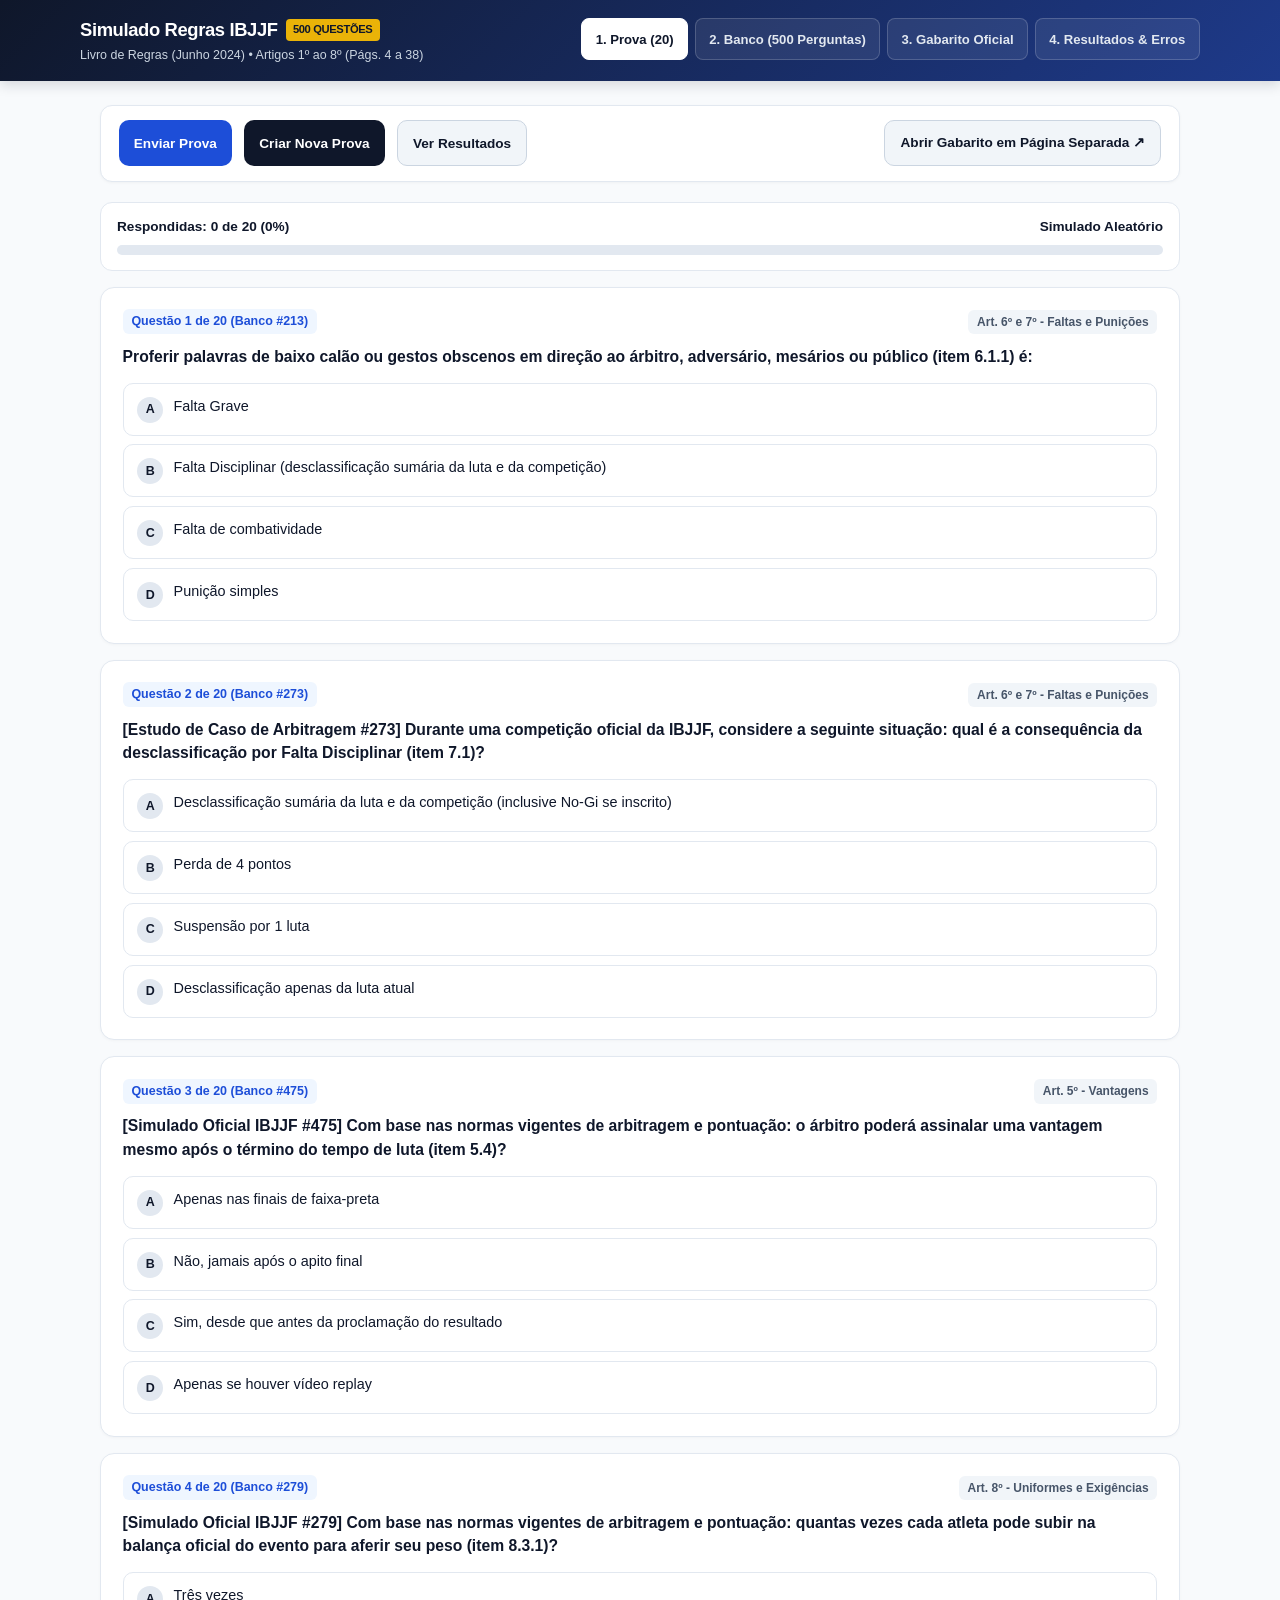
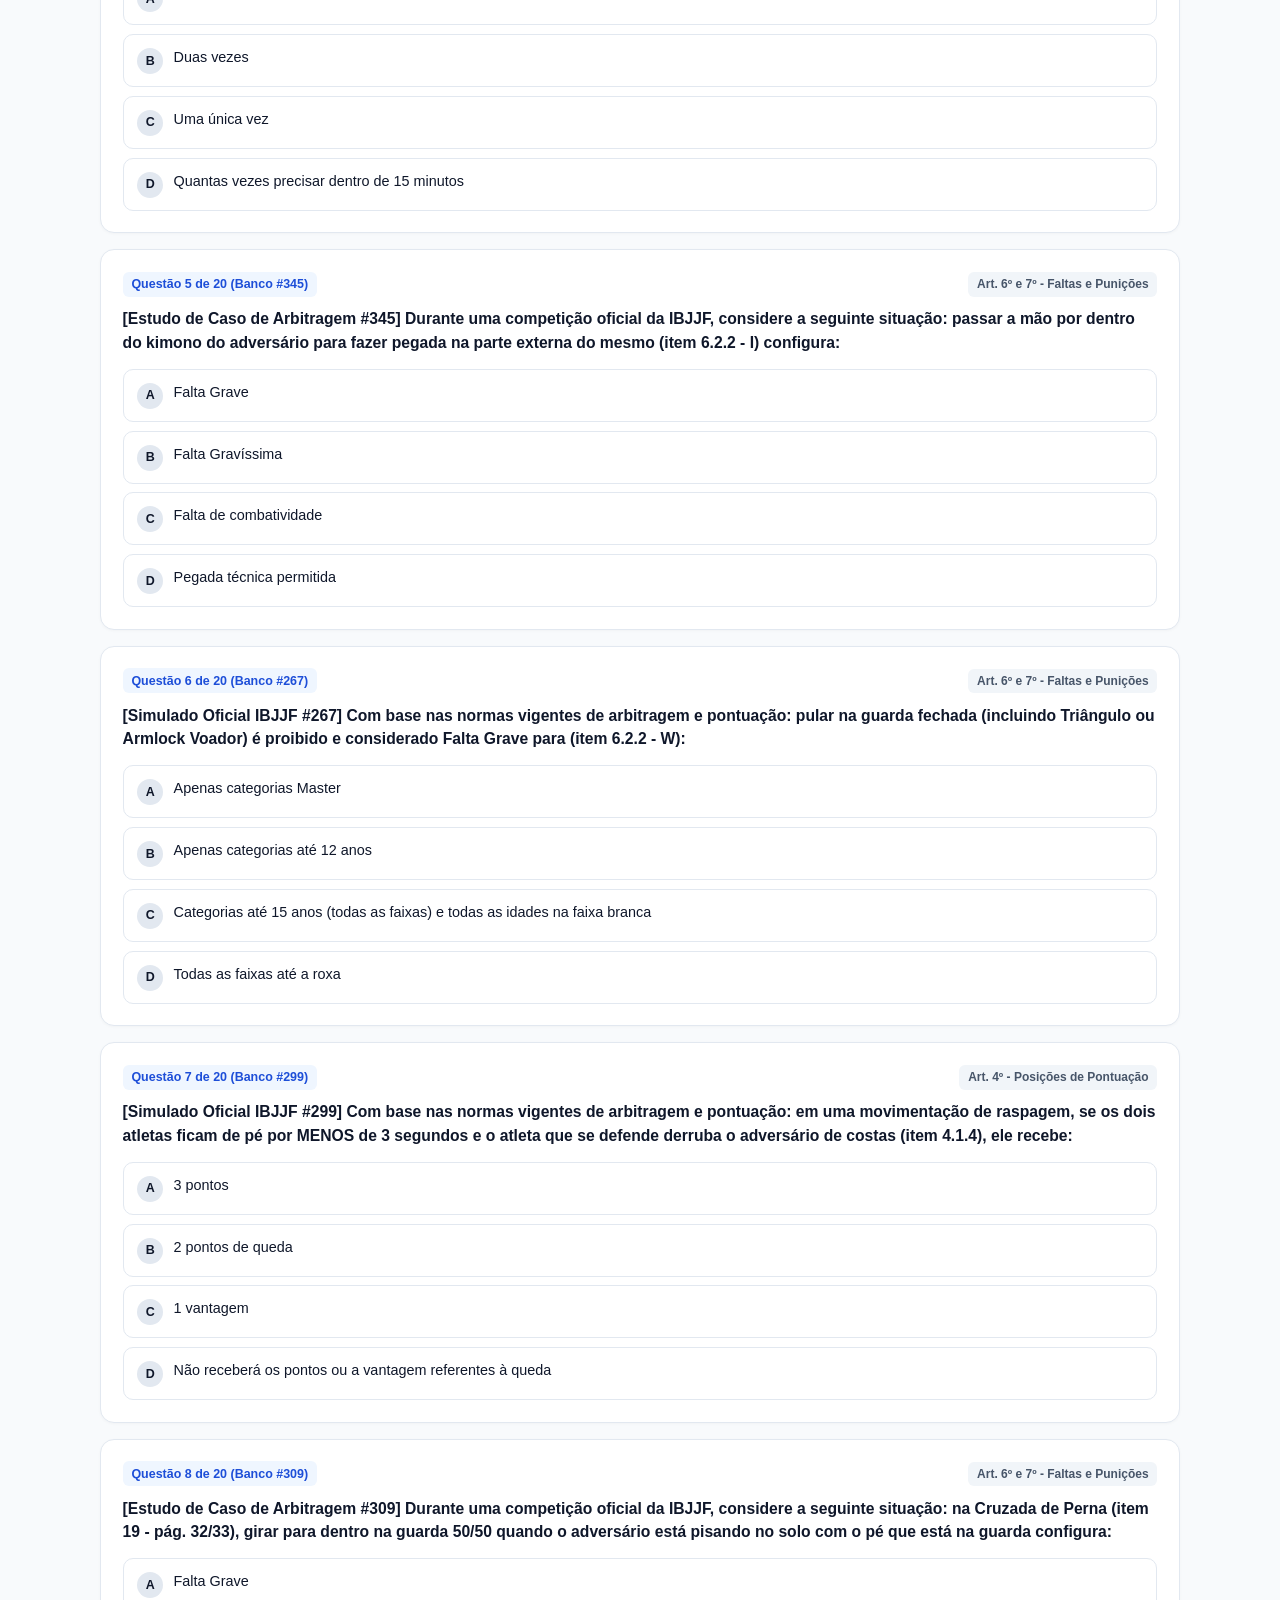
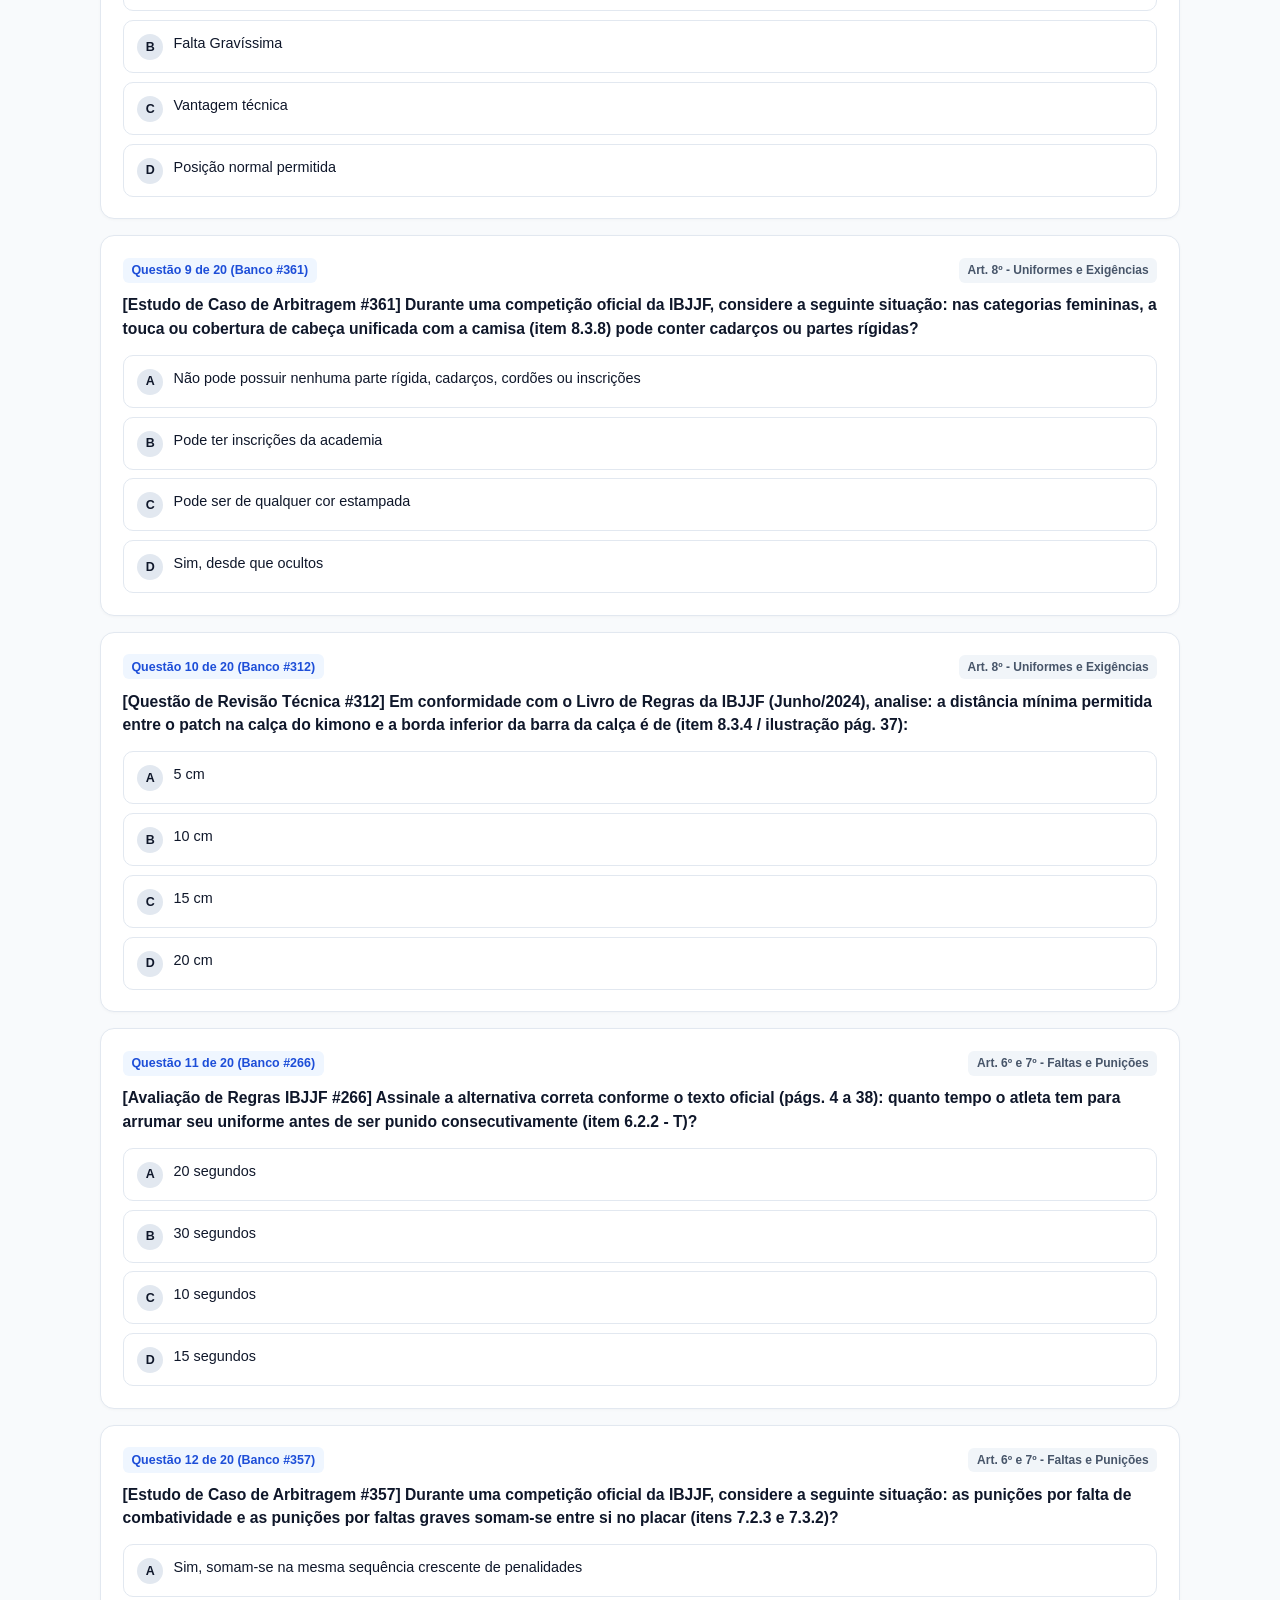
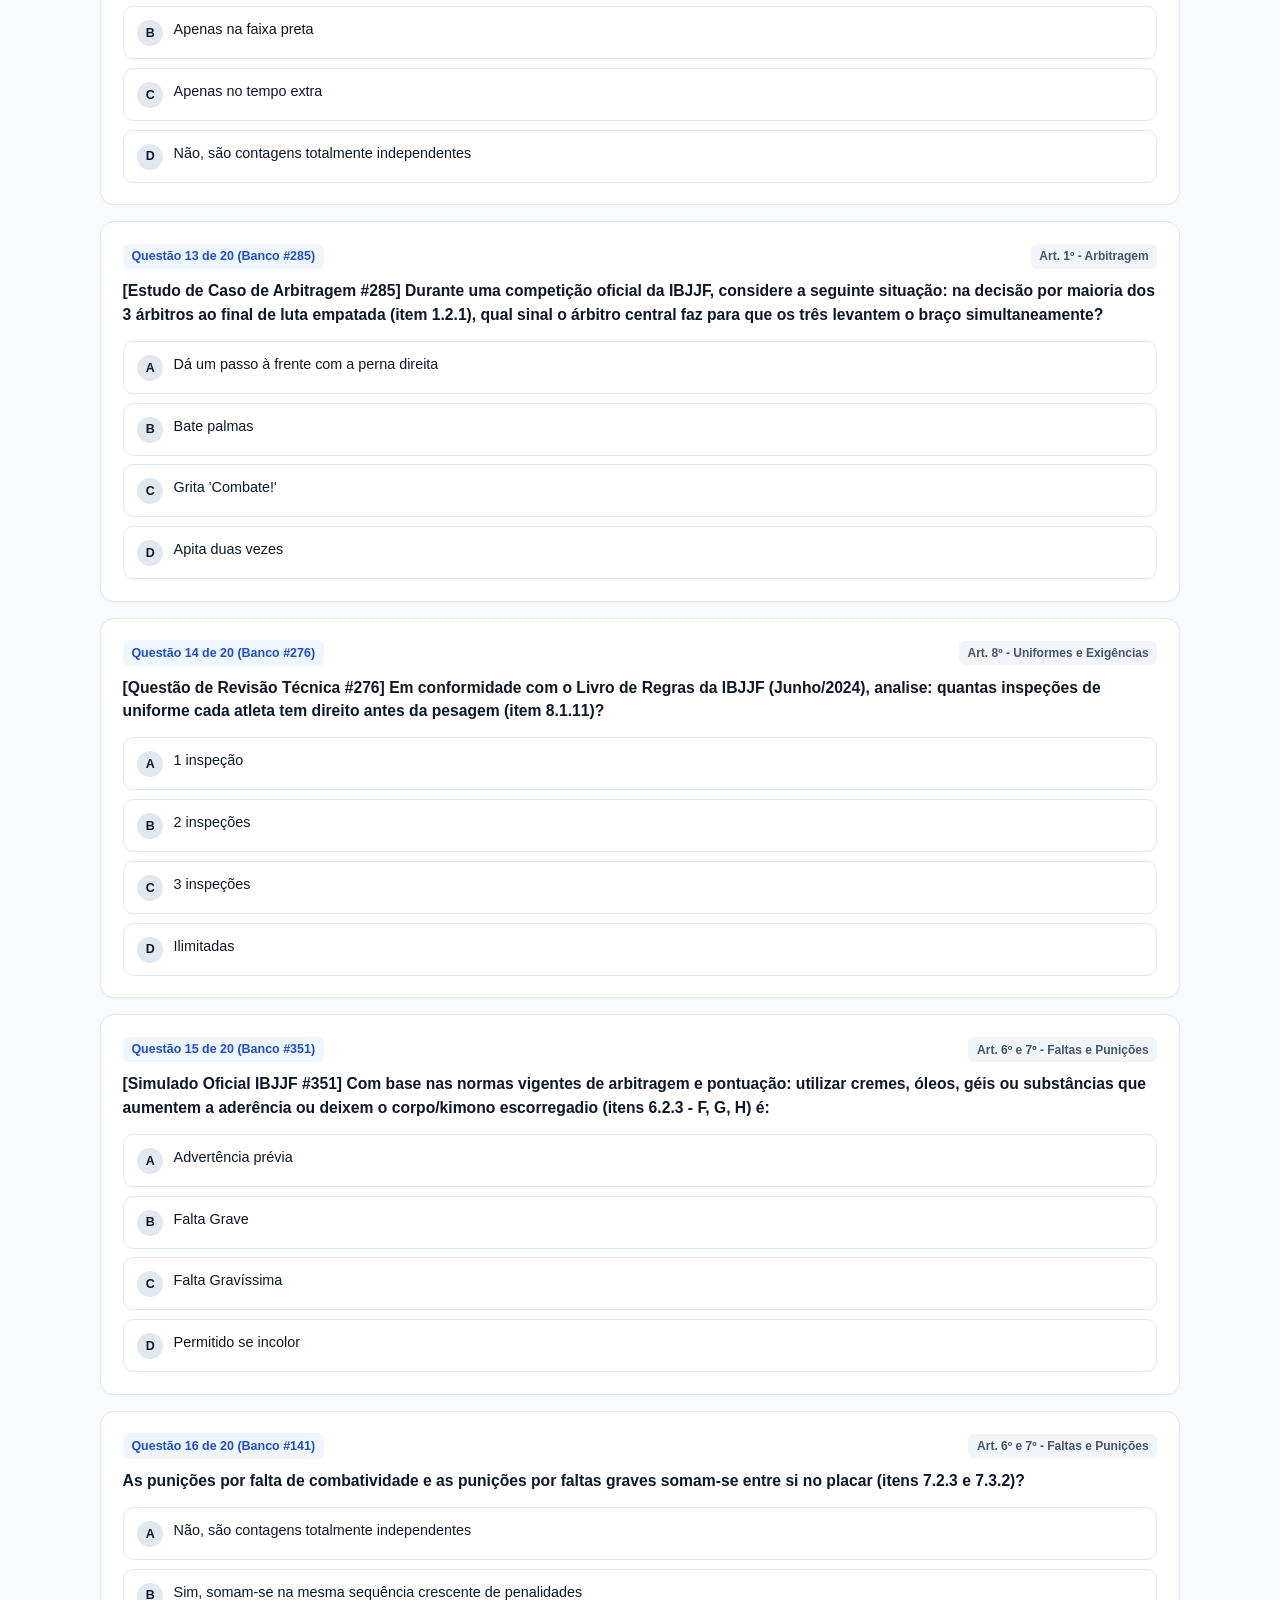
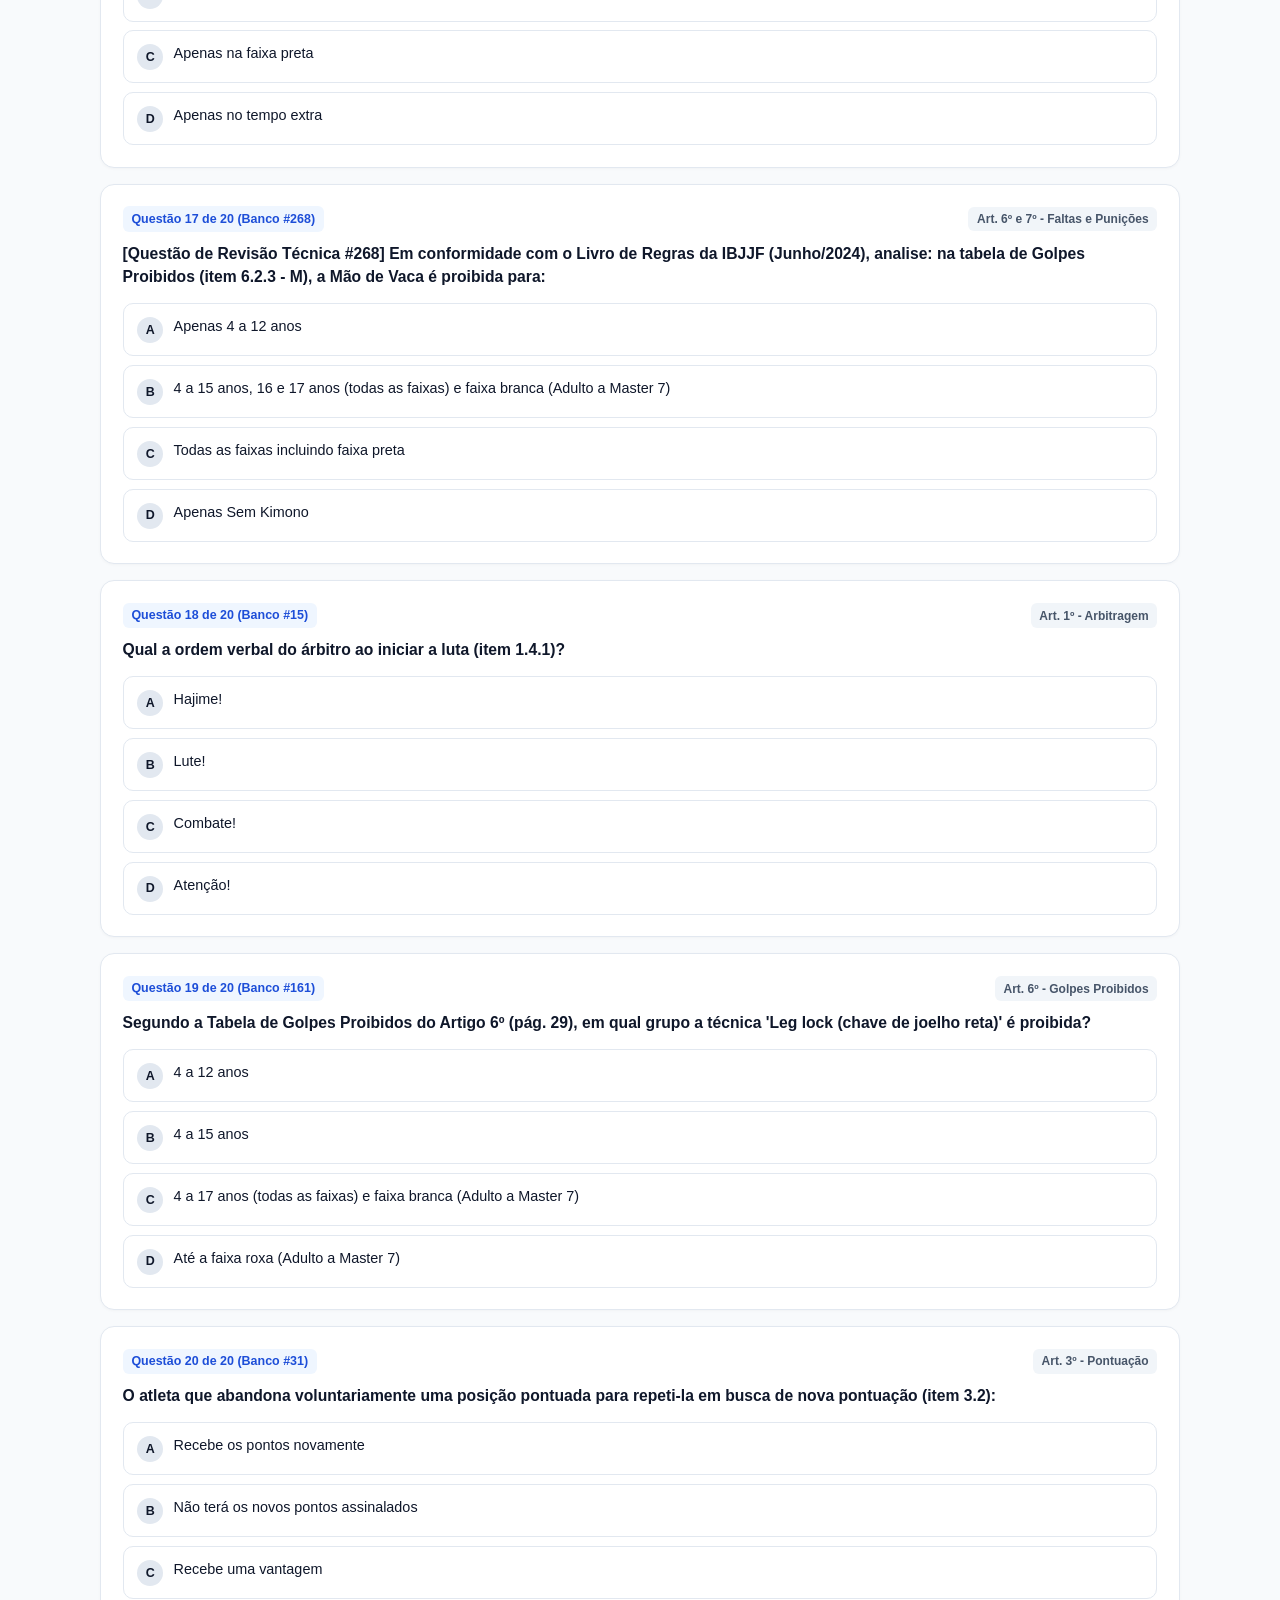
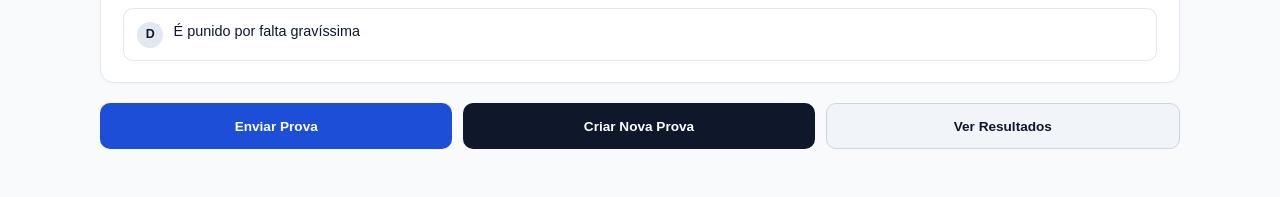
<file: index.html>
<!DOCTYPE html>
<html lang="pt-BR">
<head>
  <meta charset="UTF-8" />
  <meta name="viewport" content="width=device-width, initial-scale=1.0, viewport-fit=cover" />
  <title>Simulado Oficial IBJJF — Livro de Regras (500 Questões)</title>
  <link rel="stylesheet" href="styles.css" />
</head>
<body>
  <header class="app-header">
    <div class="header-inner">
      <div>
        <h1 class="brand-title">
          Simulado Regras IBJJF
          <span class="brand-badge">500 Questões</span>
        </h1>
        <p class="brand-sub">Livro de Regras (Junho 2024) • Artigos 1º ao 8º (Págs. 4 a 38)</p>
      </div>
      <nav class="nav-tabs" aria-label="Navegação Principal">
        <button class="tab-btn active" data-tab="prova" onclick="switchTab('prova')">1. Prova (20)</button>
        <button class="tab-btn" data-tab="banco" onclick="switchTab('banco')">2. Banco (500 Perguntas)</button>
        <button class="tab-btn" data-tab="gabarito" onclick="switchTab('gabarito')">3. Gabarito Oficial</button>
        <button class="tab-btn" data-tab="resultados" onclick="switchTab('resultados')">4. Resultados & Erros</button>
      </nav>
    </div>
  </header>

  <main class="container">
    <!-- Barra de Ações Desktop -->
    <div class="desktop-actions">
      <button class="btn btn-primary" onclick="submitExam()">Enviar Prova</button>
      <button class="btn btn-secondary" onclick="createNewExam()">Criar Nova Prova</button>
      <button class="btn btn-outline" onclick="switchTab('resultados')">Ver Resultados</button>
      <a href="gabarito.html" target="_blank" class="btn btn-outline" style="margin-left:auto; text-decoration:none;">Abrir Gabarito em Página Separada ↗</a>
    </div>

    <!-- SEÇÃO 1: PROVA COM 20 QUESTÕES -->
    <section id="sec-prova" class="tab-section">
      <div class="progress-box">
        <div class="progress-header">
          <span id="progress-text">Respondidas: 0 de 20 (0%)</span>
          <span>Simulado Aleatório</span>
        </div>
        <div class="progress-track">
          <div id="progress-fill" class="progress-fill"></div>
        </div>
      </div>

      <div id="exam-questions-container"></div>

      <div style="display:flex; flex-wrap:wrap; gap:0.65rem; margin-top:1.25rem;" class="no-print">
        <button class="btn btn-primary" style="flex:1;" onclick="submitExam()">Enviar Prova</button>
        <button class="btn btn-secondary" style="flex:1;" onclick="createNewExam()">Criar Nova Prova</button>
        <button class="btn btn-outline" style="flex:1;" onclick="switchTab('resultados')">Ver Resultados</button>
      </div>
    </section>

    <!-- SEÇÃO 2: BANCO DE 500 PERGUNTAS (SEM RESPOSTAS EXPOSTAS) -->
    <section id="sec-banco" class="tab-section hidden">
      <div class="filter-bar">
        <input id="bank-search" class="input-control" type="search" placeholder="Buscar no banco de 500 perguntas..." oninput="bankPage=1; renderQuestionBank()" />
        <select id="bank-cat-filter" class="input-control" onchange="bankPage=1; renderQuestionBank()">
          <option value="">Todos os Artigos (1º ao 8º)</option>
        </select>
        <a href="gabarito.html" class="btn btn-secondary" style="text-decoration:none; white-space:nowrap;">Ir para Página de Respostas</a>
      </div>
      <div id="bank-list"></div>
      <div id="bank-pagination" style="display:flex; justify-content:space-between; align-items:center; gap:0.5rem; margin-top:1rem;"></div>
    </section>

    <!-- SEÇÃO 3: GABARITO OFICIAL (SEPARADO DAS PERGUNTAS) -->
    <section id="sec-gabarito" class="tab-section hidden">
      <div class="filter-bar">
        <input id="ans-search" class="input-control" type="search" placeholder="Buscar resposta por número (#1 a #500) ou palavra..." oninput="answerPage=1; renderAnswerKey()" />
        <select id="ans-cat-filter" class="input-control" onchange="answerPage=1; renderAnswerKey()">
          <option value="">Todos os Artigos (1º ao 8º)</option>
        </select>
        <a href="banco_de_dados.json" download class="btn btn-outline" style="text-decoration:none; white-space:nowrap;">Baixar Banco JSON</a>
      </div>
      <div id="answers-list"></div>
      <div id="ans-pagination" style="display:flex; justify-content:space-between; align-items:center; gap:0.5rem; margin-top:1rem;"></div>
    </section>

    <!-- SEÇÃO 4: RESULTADOS E ANÁLISE DE QUESTÕES ERRADAS -->
    <section id="sec-resultados" class="tab-section hidden">
      <div id="latest-stats" class="stats-grid"></div>

      <h2 style="font-size:1.05rem; margin:1.25rem 0 0.75rem;">Análise Detalhada das Questões Erradas</h2>
      <div id="wrong-questions-analysis"></div>

      <div class="question-card" style="margin-top:1.25rem;">
        <h3 style="font-size:0.95rem; margin:0 0 0.65rem;">Histórico Recente de Provas</h3>
        <div id="history-list"></div>
      </div>
    </section>
  </main>

  <!-- Barra de Ação Fixa Mobile -->
  <div class="mobile-bottom-bar">
    <button class="btn btn-primary" onclick="submitExam()">Enviar Prova</button>
    <button class="btn btn-secondary" onclick="createNewExam()">Nova Prova</button>
    <button class="btn btn-outline" onclick="switchTab('resultados')">Resultados</button>
  </div>

  <script src="database.js"></script>
  <script src="app.js"></script>
</body>
</html>
</file>
<file: styles.css>
/* Padronização Mobile-First & Desktop - Simulado IBJJF */
:root {
  --primary: #1d4ed8;
  --primary-dark: #1e3a8a;
  --accent: #eab308;
  --bg: #f8fafc;
  --card: #ffffff;
  --text: #0f172a;
  --muted: #475569;
  --border: #e2e8f0;
  --success: #15803d;
  --success-bg: #f0fdf4;
  --danger: #b91c1c;
  --danger-bg: #fef2f2;
}

* {
  box-sizing: border-box;
  -webkit-tap-highlight-color: transparent;
}

html, body {
  margin: 0;
  padding: 0;
  max-width: 100%;
  overflow-x: hidden;
  font-family: 'Inter', -apple-system, BlinkMacSystemFont, 'Segoe UI', Roboto, sans-serif;
  background-color: var(--bg);
  color: var(--text);
  line-height: 1.5;
}

/* Header */
.app-header {
  background: linear-gradient(135deg, #0f172a 0%, #1e3a8a 100%);
  color: #ffffff;
  padding: 1rem;
  position: sticky;
  top: 0;
  z-index: 40;
  box-shadow: 0 4px 12px rgba(15, 23, 42, 0.15);
}

.header-inner {
  max-width: 1120px;
  margin: 0 auto;
  display: flex;
  flex-direction: column;
  gap: 0.75rem;
}

@media (min-width: 768px) {
  .header-inner {
    flex-direction: row;
    align-items: center;
    justify-content: space-between;
  }
}

.brand-title {
  margin: 0;
  font-size: 1.15rem;
  font-weight: 800;
  letter-spacing: -0.02em;
  display: flex;
  align-items: center;
  gap: 0.5rem;
}

.brand-badge {
  background: var(--accent);
  color: #0f172a;
  font-size: 0.7rem;
  font-weight: 800;
  padding: 0.15rem 0.45rem;
  border-radius: 4px;
  text-transform: uppercase;
}

.brand-sub {
  margin: 0.15rem 0 0;
  font-size: 0.78rem;
  color: #cbd5e1;
}

/* Navigation Tabs (Touch-friendly horizontal scroll on mobile) */
.nav-tabs {
  display: flex;
  gap: 0.4rem;
  overflow-x: auto;
  scrollbar-width: none;
  padding-bottom: 2px;
}

.nav-tabs::-webkit-scrollbar {
  display: none;
}

.tab-btn {
  flex: 0 0 auto;
  min-height: 42px;
  padding: 0.5rem 0.85rem;
  border-radius: 8px;
  border: 1px solid rgba(255, 255, 255, 0.18);
  background: rgba(255, 255, 255, 0.08);
  color: #e2e8f0;
  font-size: 0.82rem;
  font-weight: 600;
  cursor: pointer;
  transition: all 0.18s ease;
  white-space: nowrap;
}

.tab-btn.active {
  background: #ffffff;
  color: #0f172a;
  border-color: #ffffff;
  font-weight: 700;
}

/* Main Container */
.container {
  max-width: 1120px;
  margin: 0 auto;
  padding: 1rem 0.85rem 6.5rem;
}

@media (min-width: 768px) {
  .container {
    padding: 1.5rem 1.25rem 3rem;
  }
}

/* Desktop Action Bar */
.desktop-actions {
  display: none;
}

@media (min-width: 768px) {
  .desktop-actions {
    display: flex;
    gap: 0.75rem;
    align-items: center;
    background: var(--card);
    padding: 0.9rem 1.1rem;
    border-radius: 12px;
    border: 1px solid var(--border);
    margin-bottom: 1.25rem;
    box-shadow: 0 1px 3px rgba(0, 0, 0, 0.04);
  }
}

/* Mobile Fixed Bottom Bar */
.mobile-bottom-bar {
  position: fixed;
  bottom: 0;
  left: 0;
  right: 0;
  z-index: 50;
  background: rgba(255, 255, 255, 0.97);
  backdrop-filter: blur(8px);
  border-top: 1px solid var(--border);
  padding: 0.55rem 0.65rem calc(0.55rem + env(safe-area-inset-bottom));
  display: grid;
  grid-template-columns: repeat(3, 1fr);
  gap: 0.45rem;
  box-shadow: 0 -4px 16px rgba(15, 23, 42, 0.08);
}

@media (min-width: 768px) {
  .mobile-bottom-bar {
    display: none;
  }
}

/* Buttons */
.btn {
  min-height: 46px;
  padding: 0.6rem 0.95rem;
  border-radius: 10px;
  border: none;
  font-size: 0.85rem;
  font-weight: 700;
  cursor: pointer;
  display: inline-flex;
  align-items: center;
  justify-content: center;
  gap: 0.4rem;
  transition: transform 0.1s ease, background-color 0.15s ease;
}

.btn:active {
  transform: scale(0.98);
}

.btn-primary {
  background: var(--primary);
  color: #ffffff;
}

.btn-primary:hover {
  background: var(--primary-dark);
}

.btn-secondary {
  background: #0f172a;
  color: #ffffff;
}

.btn-outline {
  background: #f1f5f9;
  color: #0f172a;
  border: 1px solid #cbd5e1;
}

/* Progress Card */
.progress-box {
  background: var(--card);
  border: 1px solid var(--border);
  border-radius: 12px;
  padding: 0.9rem 1rem;
  margin-bottom: 1rem;
}

.progress-header {
  display: flex;
  justify-content: space-between;
  align-items: center;
  font-size: 0.85rem;
  font-weight: 700;
  margin-bottom: 0.5rem;
}

.progress-track {
  width: 100%;
  height: 10px;
  background: #e2e8f0;
  border-radius: 999px;
  overflow: hidden;
}

.progress-fill {
  height: 100%;
  background: linear-gradient(90deg, #1d4ed8, #16a34a);
  width: 0%;
  transition: width 0.25s ease;
}

/* Question Cards */
.question-card {
  background: var(--card);
  border: 1px solid var(--border);
  border-radius: 14px;
  padding: 1rem;
  margin-bottom: 1rem;
  box-shadow: 0 1px 3px rgba(15, 23, 42, 0.03);
}

@media (min-width: 768px) {
  .question-card {
    padding: 1.35rem;
  }
}

.q-meta {
  display: flex;
  flex-wrap: wrap;
  justify-content: space-between;
  align-items: center;
  gap: 0.4rem;
  margin-bottom: 0.65rem;
}

.q-number {
  font-size: 0.78rem;
  font-weight: 800;
  color: var(--primary);
  background: #eff6ff;
  padding: 0.2rem 0.55rem;
  border-radius: 6px;
}

.q-cat {
  font-size: 0.75rem;
  font-weight: 600;
  color: var(--muted);
  background: #f1f5f9;
  padding: 0.2rem 0.55rem;
  border-radius: 6px;
}

.q-text {
  font-size: 0.98rem;
  font-weight: 700;
  color: var(--text);
  margin: 0 0 0.9rem;
}

.options-list {
  display: flex;
  flex-direction: column;
  gap: 0.55rem;
}

.option-label {
  display: flex;
  align-items: flex-start;
  gap: 0.65rem;
  min-height: 48px;
  padding: 0.75rem 0.85rem;
  border-radius: 10px;
  border: 1.5px solid var(--border);
  background: #ffffff;
  cursor: pointer;
  font-size: 0.9rem;
  transition: all 0.15s ease;
}

.option-label:hover {
  border-color: #93c5fd;
  background: #f8fafc;
}

.option-label.selected {
  border-color: var(--primary);
  background: #eff6ff;
  font-weight: 600;
}

.option-label.correct-ans {
  border-color: var(--success);
  background: var(--success-bg);
  color: #14532d;
  font-weight: 700;
}

.option-label.wrong-ans {
  border-color: var(--danger);
  background: var(--danger-bg);
  color: #7f1d1d;
  font-weight: 700;
}

.option-letter {
  flex: 0 0 26px;
  height: 26px;
  border-radius: 50%;
  background: #e2e8f0;
  color: #0f172a;
  font-size: 0.78rem;
  font-weight: 800;
  display: flex;
  align-items: center;
  justify-content: center;
  margin-top: 1px;
}

.option-label.selected .option-letter {
  background: var(--primary);
  color: #ffffff;
}

.option-label.correct-ans .option-letter {
  background: var(--success);
  color: #ffffff;
}

.option-label.wrong-ans .option-letter {
  background: var(--danger);
  color: #ffffff;
}

/* Results Dashboard */
.stats-grid {
  display: grid;
  grid-template-columns: repeat(3, 1fr);
  gap: 0.6rem;
  margin-bottom: 1.25rem;
}

.stat-card {
  background: var(--card);
  border: 1px solid var(--border);
  border-radius: 12px;
  padding: 0.85rem 0.5rem;
  text-align: center;
}

.stat-val {
  font-size: 1.45rem;
  font-weight: 800;
  display: block;
}

.stat-lbl {
  font-size: 0.75rem;
  font-weight: 600;
  color: var(--muted);
}

/* Filters */
.filter-bar {
  display: flex;
  flex-direction: column;
  gap: 0.6rem;
  background: var(--card);
  padding: 0.9rem;
  border-radius: 12px;
  border: 1px solid var(--border);
  margin-bottom: 1rem;
}

@media (min-width: 768px) {
  .filter-bar {
    flex-direction: row;
  }
}

.input-control {
  width: 100%;
  min-height: 44px;
  padding: 0.55rem 0.8rem;
  border-radius: 8px;
  border: 1px solid #cbd5e1;
  font-size: 0.9rem;
  background: #ffffff;
}

.explanation-box {
  margin-top: 0.75rem;
  padding: 0.75rem;
  border-radius: 8px;
  background: #f8fafc;
  border-left: 4px solid var(--primary);
  font-size: 0.84rem;
  color: #1e293b;
}

.hidden {
  display: none !important;
}

/* Print Styles: Separa Perguntas e Respostas em Páginas Diferentes */
@media print {
  .app-header, .desktop-actions, .mobile-bottom-bar, .filter-bar, .no-print {
    display: none !important;
  }
  .container {
    padding: 0;
  }
  .page-break {
    page-break-before: always;
    break-before: page;
  }
}
</file>
